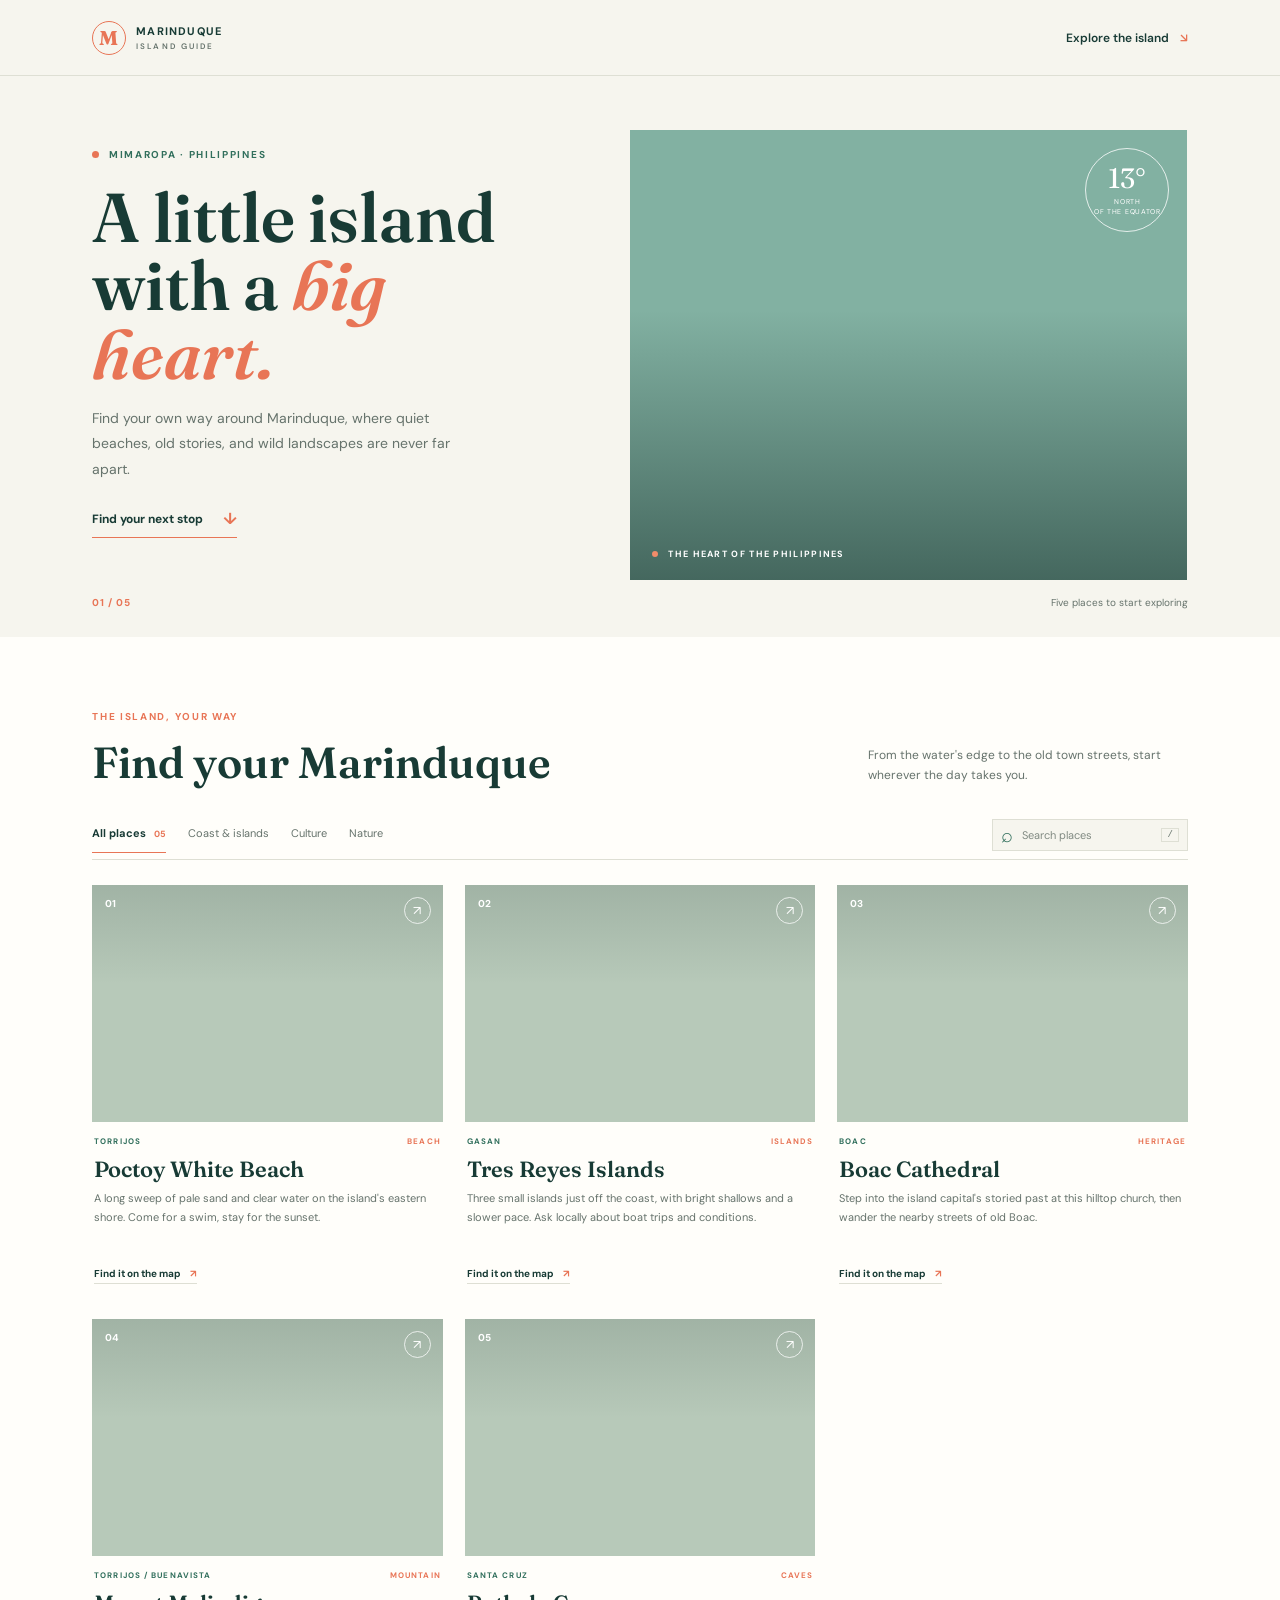
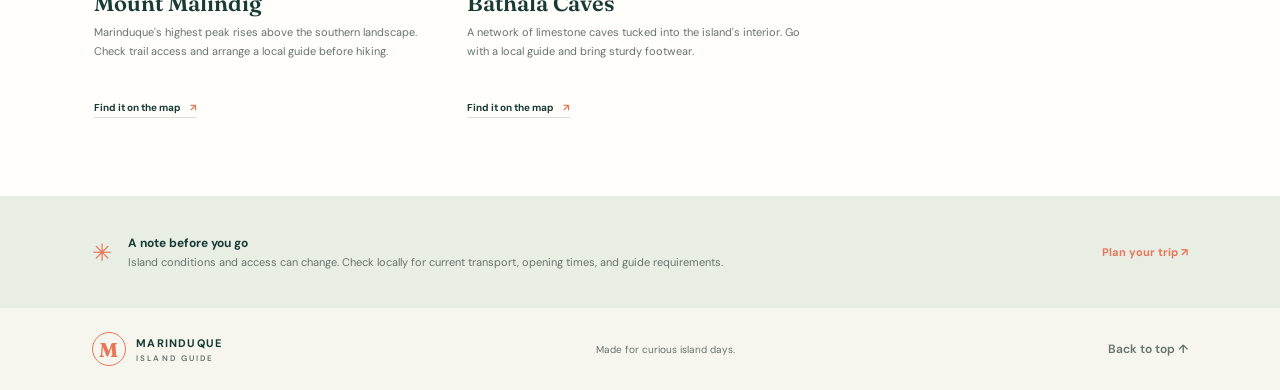
<file: outputs/task2-zero-shot/index.html>
<!doctype html>
<html lang="en">
<head>
  <meta charset="utf-8">
  <meta name="viewport" content="width=device-width, initial-scale=1">
  <meta name="theme-color" content="#f6f5ee">
  <meta name="description" content="Find beaches, heritage, island escapes, and mountain adventures in Marinduque, the heart of the Philippines.">
  <title>Marinduque Island Guide</title>
  <link rel="preconnect" href="https://fonts.googleapis.com">
  <link rel="preconnect" href="https://fonts.gstatic.com" crossorigin>
  <link href="https://fonts.googleapis.com/css2?family=DM+Sans:wght@400;500;600;700&family=Fraunces:opsz,wght@9..144,600;9..144,700&display=swap" rel="stylesheet">
  <link rel="stylesheet" href="./style.css">
  <script src="./script.js" defer></script>
</head>
<body>
  <header class="topbar">
    <a class="brand" href="#home" aria-label="Marinduque Island Guide home">
      <span class="brand-mark" aria-hidden="true">M</span>
      <span>MARINDUQUE <small>ISLAND GUIDE</small></span>
    </a>
    <a class="top-link" href="#discover">Explore the island <span aria-hidden="true">↘</span></a>
  </header>

  <main id="home">
    <section class="hero" aria-labelledby="hero-title">
      <div class="hero-copy">
        <p class="eyebrow"><span></span> MIMAROPA · PHILIPPINES</p>
        <h1 id="hero-title">A little island<br>with a <em>big heart.</em></h1>
        <p class="hero-intro">Find your own way around Marinduque, where quiet beaches, old stories, and wild landscapes are never far apart.</p>
        <a class="hero-cta" href="#discover">Find your next stop <span aria-hidden="true">↓</span></a>
      </div>
      <div class="hero-photo" role="img" aria-label="Sunlit tropical coastline and turquoise water">
        <div class="photo-caption"><span class="caption-dot"></span> THE HEART OF THE PHILIPPINES</div>
        <div class="island-stamp" aria-hidden="true"><span>13°</span><small>NORTH<br>OF THE EQUATOR</small></div>
      </div>
      <div class="hero-note"><span>01 / 05</span><span>Five places to start exploring</span></div>
    </section>

    <section class="discover" id="discover" aria-labelledby="discover-title">
      <div class="section-heading">
        <div>
          <p class="eyebrow section-eyebrow">THE ISLAND, YOUR WAY</p>
          <h2 id="discover-title">Find your Marinduque</h2>
        </div>
        <p class="section-note">From the water's edge to the old town streets, start wherever the day takes you.</p>
      </div>

      <div class="explore-tools">
        <div class="filters" role="group" aria-label="Filter attractions by type">
          <button class="filter-button active" type="button" data-filter="all" aria-pressed="true">All places <span>05</span></button>
          <button class="filter-button" type="button" data-filter="coast" aria-pressed="false">Coast & islands</button>
          <button class="filter-button" type="button" data-filter="culture" aria-pressed="false">Culture</button>
          <button class="filter-button" type="button" data-filter="nature" aria-pressed="false">Nature</button>
        </div>
        <label class="search-box">
          <span class="search-icon" aria-hidden="true">⌕</span>
          <input id="place-search" type="search" placeholder="Search places" aria-label="Search attractions">
          <kbd>/</kbd>
        </label>
      </div>

      <div class="place-grid" id="place-grid">
        <article class="place-card" data-category="coast" data-name="poctoy white beach torrijos beach swimming">
          <a class="place-image image-poctoy" href="https://maps.google.com/?q=Poctoy+White+Beach+Marinduque" target="_blank" rel="noreferrer" aria-label="View Poctoy White Beach on a map">
            <span class="place-number">01</span><span class="image-arrow" aria-hidden="true">↗</span>
          </a>
          <div class="place-info"><div class="place-meta"><span>TORRIJOS</span><span class="place-type">BEACH</span></div><h3>Poctoy White Beach</h3><p>A long sweep of pale sand and clear water on the island's eastern shore. Come for a swim, stay for the sunset.</p><a class="place-link" href="https://maps.google.com/?q=Poctoy+White+Beach+Marinduque" target="_blank" rel="noreferrer">Find it on the map <span aria-hidden="true">↗</span></a></div>
        </article>

        <article class="place-card" data-category="coast" data-name="tres reyes islands gasan island hopping snorkeling">
          <a class="place-image image-tres-reyes" href="https://maps.google.com/?q=Tres+Reyes+Islands+Marinduque" target="_blank" rel="noreferrer" aria-label="View Tres Reyes Islands on a map">
            <span class="place-number">02</span><span class="image-arrow" aria-hidden="true">↗</span>
          </a>
          <div class="place-info"><div class="place-meta"><span>GASAN</span><span class="place-type">ISLANDS</span></div><h3>Tres Reyes Islands</h3><p>Three small islands just off the coast, with bright shallows and a slower pace. Ask locally about boat trips and conditions.</p><a class="place-link" href="https://maps.google.com/?q=Tres+Reyes+Islands+Marinduque" target="_blank" rel="noreferrer">Find it on the map <span aria-hidden="true">↗</span></a></div>
        </article>

        <article class="place-card" data-category="culture" data-name="boac cathedral heritage church history town">
          <a class="place-image image-cathedral" href="https://maps.google.com/?q=Boac+Cathedral+Marinduque" target="_blank" rel="noreferrer" aria-label="View Boac Cathedral on a map">
            <span class="place-number">03</span><span class="image-arrow" aria-hidden="true">↗</span>
          </a>
          <div class="place-info"><div class="place-meta"><span>BOAC</span><span class="place-type">HERITAGE</span></div><h3>Boac Cathedral</h3><p>Step into the island capital's storied past at this hilltop church, then wander the nearby streets of old Boac.</p><a class="place-link" href="https://maps.google.com/?q=Boac+Cathedral+Marinduque" target="_blank" rel="noreferrer">Find it on the map <span aria-hidden="true">↗</span></a></div>
        </article>

        <article class="place-card" data-category="nature" data-name="mount malindig mountain hiking hike nature torrijos buenavista">
          <a class="place-image image-malindig" href="https://maps.google.com/?q=Mount+Malindig+Marinduque" target="_blank" rel="noreferrer" aria-label="View Mount Malindig on a map">
            <span class="place-number">04</span><span class="image-arrow" aria-hidden="true">↗</span>
          </a>
          <div class="place-info"><div class="place-meta"><span>TORRIJOS / BUENAVISTA</span><span class="place-type">MOUNTAIN</span></div><h3>Mount Malindig</h3><p>Marinduque's highest peak rises above the southern landscape. Check trail access and arrange a local guide before hiking.</p><a class="place-link" href="https://maps.google.com/?q=Mount+Malindig+Marinduque" target="_blank" rel="noreferrer">Find it on the map <span aria-hidden="true">↗</span></a></div>
        </article>

        <article class="place-card" data-category="nature" data-name="bathala caves santa cruz cave caves geology nature">
          <a class="place-image image-bathala" href="https://maps.google.com/?q=Bathala+Caves+Santa+Cruz+Marinduque" target="_blank" rel="noreferrer" aria-label="View Bathala Caves on a map">
            <span class="place-number">05</span><span class="image-arrow" aria-hidden="true">↗</span>
          </a>
          <div class="place-info"><div class="place-meta"><span>SANTA CRUZ</span><span class="place-type">CAVES</span></div><h3>Bathala Caves</h3><p>A network of limestone caves tucked into the island's interior. Go with a local guide and bring sturdy footwear.</p><a class="place-link" href="https://maps.google.com/?q=Bathala+Caves+Santa+Cruz+Marinduque" target="_blank" rel="noreferrer">Find it on the map <span aria-hidden="true">↗</span></a></div>
        </article>
      </div>
      <p class="empty-state" id="empty-state" hidden>No places match that search. Try another name or category.</p>
    </section>

    <aside class="travel-note"><span class="note-icon" aria-hidden="true">✳</span><p><strong>A note before you go</strong><br>Island conditions and access can change. Check locally for current transport, opening times, and guide requirements.</p><a href="https://philippines.travel/destinations/marinduque" target="_blank" rel="noreferrer">Plan your trip <span aria-hidden="true">↗</span></a></aside>
  </main>

  <footer class="footer"><a class="brand footer-brand" href="#home"><span class="brand-mark" aria-hidden="true">M</span><span>MARINDUQUE <small>ISLAND GUIDE</small></span></a><span>Made for curious island days.</span><a href="#home">Back to top ↑</a></footer>
</body>
</html>
</file>
<file: outputs/task2-zero-shot/style.css>
:root {
  color-scheme: light;
  --ink: #183b35;
  --muted: #66736c;
  --paper: #f6f5ee;
  --white: #fffefa;
  --coral: #e87556;
  --green: #316f5c;
  --line: #dedfd4;
  --serif: "Fraunces", Georgia, serif;
  --sans: "DM Sans", sans-serif;
}

* { box-sizing: border-box; }
html { scroll-behavior: smooth; }
body { margin: 0; background: var(--paper); color: var(--ink); font-family: var(--sans); }
a { color: inherit; text-decoration: none; }
button, input { font: inherit; }
.topbar, .footer { min-height: 76px; padding: 0 7.2%; display: flex; align-items: center; justify-content: space-between; }
.topbar { border-bottom: 1px solid var(--line); }
.brand { display: inline-flex; align-items: center; gap: 10px; font-size: 11px; font-weight: 700; letter-spacing: 1.2px; }
.brand small { display: block; margin-top: 3px; color: var(--muted); font-size: 8px; font-weight: 600; letter-spacing: 2.1px; }
.brand-mark { width: 34px; height: 34px; display: grid; place-items: center; border: 1px solid var(--coral); border-radius: 50%; color: var(--coral); font-family: var(--serif); font-size: 20px; }
.top-link, .footer > a:last-child { font-size: 12px; font-weight: 600; }
.top-link span { padding-left: 8px; color: var(--coral); }
.hero { min-height: 520px; padding: 54px 7.2% 28px; display: grid; grid-template-columns: .92fr 1.08fr; grid-template-rows: 1fr auto; gap: 0 5.8%; }
.hero-copy { align-self: center; padding: 18px 0 42px; animation: rise-in .6s ease both; }
.eyebrow { margin: 0; color: var(--green); font-size: 10px; font-weight: 700; letter-spacing: 1.7px; }
.eyebrow > span { display: inline-block; width: 7px; height: 7px; margin-right: 6px; border-radius: 50%; background: var(--coral); }
h1, h2, h3, p { margin-top: 0; }
h1 { margin: 22px 0 18px; font-family: var(--serif); font-size: clamp(46px, 5.4vw, 72px); font-weight: 600; letter-spacing: 0; line-height: .99; }
h1 em { color: var(--coral); font-weight: 600; }
.hero-intro { max-width: 370px; margin-bottom: 25px; color: var(--muted); font-size: 14px; line-height: 1.8; }
.hero-cta { display: inline-flex; align-items: center; gap: 20px; padding-bottom: 8px; border-bottom: 1px solid var(--coral); font-size: 12px; font-weight: 700; }
.hero-cta span { color: var(--coral); font-size: 16px; }
.hero-photo { position: relative; min-height: 375px; overflow: hidden; background: #82b1a2 url("https://images.unsplash.com/photo-1500375592092-40eb2168fd21?auto=format&fit=crop&w=1400&q=85") center 54% / cover; animation: reveal .75s ease both; }
.hero-photo::after { position: absolute; inset: 40% 0 0; background: linear-gradient(transparent, rgb(12 36 32 / 52%)); content: ""; }
.photo-caption { position: absolute; z-index: 1; bottom: 20px; left: 22px; color: white; font-size: 9px; font-weight: 700; letter-spacing: 1.3px; }
.caption-dot { display: inline-block; width: 6px; height: 6px; margin-right: 7px; border-radius: 50%; background: #f28c6a; }
.island-stamp { position: absolute; z-index: 1; top: 18px; right: 18px; width: 84px; height: 84px; display: flex; flex-direction: column; align-items: center; justify-content: center; border: 1px solid rgb(255 255 255 / 78%); border-radius: 50%; color: white; text-align: center; }
.island-stamp > span { font-family: var(--serif); font-size: 28px; line-height: 1; }
.island-stamp small { margin-top: 5px; font-size: 7px; line-height: 1.4; letter-spacing: .7px; }
.hero-note { grid-column: 1 / -1; display: flex; justify-content: space-between; padding-top: 16px; color: var(--muted); font-size: 10px; }
.hero-note span:first-child { color: var(--coral); font-weight: 700; letter-spacing: 1px; }
.discover { padding: 73px 7.2% 78px; background: var(--white); }
.section-heading { display: flex; align-items: end; justify-content: space-between; gap: 30px; }
.section-eyebrow { color: var(--coral); }
h2 { margin: 12px 0 0; font-family: var(--serif); font-size: clamp(32px, 3.4vw, 44px); font-weight: 600; letter-spacing: 0; }
.section-note { max-width: 320px; margin: 0 0 4px; color: var(--muted); font-size: 12px; line-height: 1.7; }
.explore-tools { margin: 30px 0 25px; display: flex; align-items: center; justify-content: space-between; gap: 20px; border-bottom: 1px solid var(--line); }
.filters { display: flex; gap: 22px; overflow-x: auto; }
.filter-button { position: relative; flex: 0 0 auto; padding: 0 0 13px; border: 0; background: transparent; color: var(--muted); cursor: pointer; font-size: 11px; }
.filter-button.active { color: var(--ink); font-weight: 700; }
.filter-button.active::after { position: absolute; right: 0; bottom: -1px; left: 0; height: 2px; background: var(--coral); content: ""; }
.filter-button span { margin-left: 5px; color: var(--coral); font-size: 9px; }
.search-box { width: 196px; flex: 0 0 196px; display: flex; align-items: center; gap: 7px; margin-bottom: 8px; padding: 7px 8px; border: 1px solid var(--line); background: var(--paper); }
.search-icon { color: var(--green); font-size: 20px; line-height: 14px; }
.search-box input { width: 100%; min-width: 0; border: 0; outline: 0; background: transparent; color: var(--ink); font-size: 11px; }
.search-box input::placeholder { color: #808a82; }
.search-box kbd { padding: 1px 5px; border: 1px solid var(--line); color: var(--muted); font-size: 9px; }
.place-grid { display: grid; grid-template-columns: repeat(3, minmax(0, 1fr)); gap: 35px 22px; }
.place-card { min-width: 0; animation: rise-in .45s ease both; }
.place-card[hidden] { display: none; }
.place-image { position: relative; display: block; aspect-ratio: 1.48; overflow: hidden; background-color: #b7c9b9; background-position: center; background-size: cover; }
.place-image::after { position: absolute; inset: 0; background: linear-gradient(180deg, rgb(11 32 29 / 13%), transparent 42%); content: ""; transition: background-color .2s ease; }
.place-image:hover::after { background-color: rgb(15 49 43 / 12%); }
.image-poctoy { background-image: url("https://images.unsplash.com/photo-1507525428034-b723cf961d3e?auto=format&fit=crop&w=900&q=82"); }
.image-tres-reyes { background-image: url("https://images.unsplash.com/photo-1510414842594-a61c69b5ae57?auto=format&fit=crop&w=900&q=82"); }
.image-cathedral { background-image: url("https://images.unsplash.com/photo-1548013146-72479768bada?auto=format&fit=crop&w=900&q=82"); }
.image-malindig { background-image: url("https://images.unsplash.com/photo-1464822759023-fed622ff2c3b?auto=format&fit=crop&w=900&q=82"); }
.image-bathala { background-image: url("https://images.unsplash.com/photo-1500530855697-b586d89ba3ee?auto=format&fit=crop&w=900&q=82"); }
.place-number, .image-arrow { position: absolute; z-index: 1; top: 12px; display: grid; place-items: center; color: white; }
.place-number { left: 13px; font-size: 10px; font-weight: 700; }
.image-arrow { right: 12px; width: 27px; height: 27px; border: 1px solid rgb(255 255 255 / 75%); border-radius: 50%; font-size: 13px; }
.place-info { padding: 14px 2px 0; }
.place-meta { display: flex; justify-content: space-between; gap: 12px; color: var(--green); font-size: 8px; font-weight: 700; letter-spacing: 1.1px; }
.place-type { color: var(--coral); }
.place-info h3 { margin: 9px 0 6px; font-family: var(--serif); font-size: 22px; font-weight: 600; letter-spacing: 0; }
.place-info p { min-height: 62px; margin-bottom: 10px; color: var(--muted); font-size: 11px; line-height: 1.7; }
.place-link { display: inline-flex; gap: 9px; align-items: center; padding-bottom: 3px; border-bottom: 1px solid var(--line); font-size: 10px; font-weight: 700; }
.place-link span, .travel-note > a { color: var(--coral); }
.empty-state { padding: 30px 0; color: var(--muted); text-align: center; font-size: 13px; }
.travel-note { min-height: 112px; padding: 24px 7.2%; display: flex; align-items: center; gap: 16px; background: #e9eee5; }
.note-icon { color: var(--coral); font-size: 24px; }
.travel-note p { flex: 1; margin: 0; color: var(--muted); font-size: 11px; line-height: 1.7; }
.travel-note strong { color: var(--ink); font-size: 12px; }
.travel-note > a { font-size: 11px; font-weight: 700; white-space: nowrap; }
.footer { min-height: 82px; color: var(--muted); font-size: 10px; }
.footer-brand { color: var(--ink); }
@keyframes rise-in { from { opacity: 0; transform: translateY(12px); } to { opacity: 1; transform: translateY(0); } }
@keyframes reveal { from { opacity: .6; transform: scale(1.015); } to { opacity: 1; transform: scale(1); } }

@media (max-width: 850px) {
  .hero { min-height: 460px; gap: 0 4%; }
  .hero-photo { min-height: 330px; }
  .place-grid { grid-template-columns: repeat(2, minmax(0, 1fr)); }
  .place-info p { min-height: auto; }
}
@media (max-width: 600px) {
  .topbar, .footer { min-height: 66px; padding-right: 5%; padding-left: 5%; }
  .top-link { font-size: 10px; }
  .hero { padding: 33px 5% 20px; grid-template-columns: 1fr; gap: 18px; }
  .hero-copy { padding: 18px 0 0; }
  h1 { margin-top: 17px; font-size: 54px; }
  .hero-intro { max-width: 330px; font-size: 13px; }
  .hero-photo { min-height: 260px; }
  .hero-note { grid-column: auto; padding-top: 0; }
  .discover { padding: 52px 5% 54px; }
  .section-heading { align-items: start; flex-direction: column; gap: 12px; }
  h2 { font-size: 35px; }
  .section-note { max-width: 360px; }
  .explore-tools { align-items: stretch; flex-direction: column-reverse; gap: 14px; margin-top: 22px; padding-bottom: 0; border: 0; }
  .search-box { width: 100%; flex-basis: auto; margin: 0; }
  .filters { gap: 18px; border-bottom: 1px solid var(--line); }
  .place-grid { grid-template-columns: 1fr; gap: 29px; }
  .place-image { aspect-ratio: 1.65; }
  .place-info h3 { font-size: 23px; }
  .place-info p { margin-bottom: 12px; }
  .travel-note { align-items: flex-start; flex-wrap: wrap; padding: 23px 5%; }
  .travel-note p { flex-basis: calc(100% - 44px); }
  .travel-note > a { margin-left: 40px; }
  .footer { gap: 8px; }
  .footer > span { display: none; }
}
@media (prefers-reduced-motion: reduce) {
  *, *::before, *::after { scroll-behavior: auto !important; animation-duration: .01ms !important; animation-iteration-count: 1 !important; transition-duration: .01ms !important; }
}
</file>
